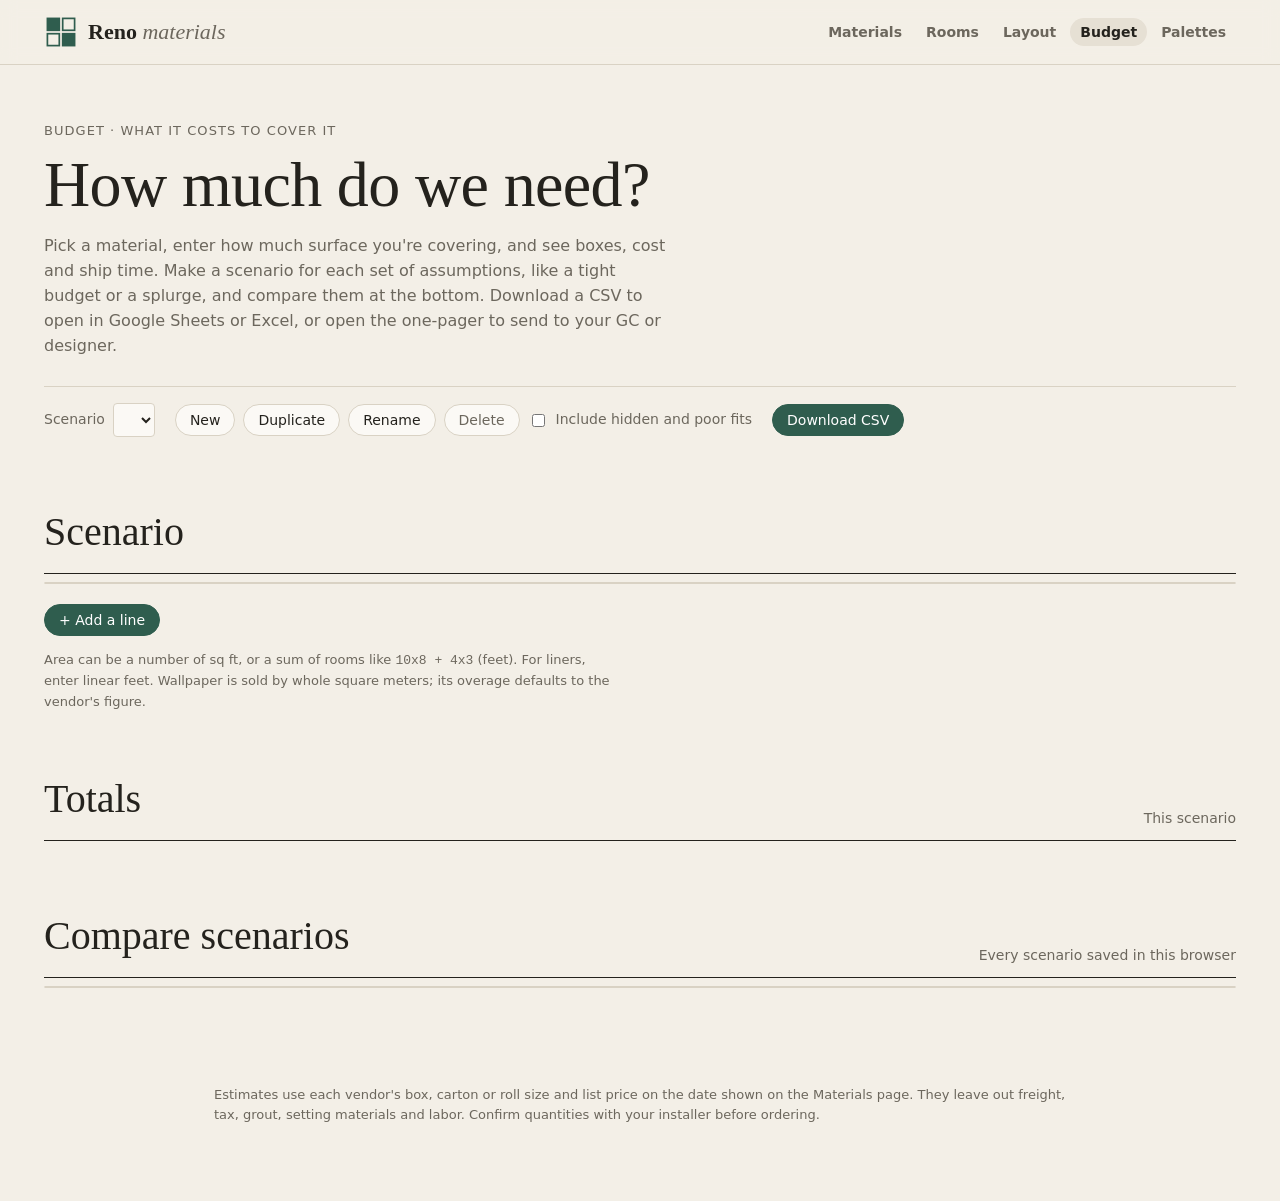
<file: budget.html>
<!doctype html>
<html lang="en">
<head>
<meta charset="utf-8">
<meta name="viewport" content="width=device-width,initial-scale=1">
<title>Budget · Materials Mood Board</title>
<link rel="icon" href="data:image/svg+xml,%3Csvg xmlns='http://www.w3.org/2000/svg' viewBox='0 0 32 32'%3E%3Crect x='2' y='2' width='13' height='13' fill='%232f5d4e'/%3E%3Crect x='17' y='17' width='13' height='13' fill='%232f5d4e'/%3E%3Crect x='17' y='2' width='13' height='13' fill='none' stroke='%232f5d4e' stroke-width='2'/%3E%3Crect x='2' y='17' width='13' height='13' fill='none' stroke='%232f5d4e' stroke-width='2'/%3E%3C/svg%3E">
<link rel="preconnect" href="https://api.fontshare.com">
<link href="https://api.fontshare.com/v2/css?f[]=gambetta@400,500,600&f[]=switzer@400,500,600&display=swap" rel="stylesheet">
<link rel="stylesheet" href="styles.css">
</head>
<body>
<header class="masthead">
  <div class="wrap masthead__row">
    <a class="brand" href="index.html" aria-label="Materials mood board">
      <svg viewBox="0 0 40 40" width="34" height="34" fill="none" aria-hidden="true">
        <rect x="3" y="3" width="16" height="16" fill="currentColor"/>
        <rect x="21" y="21" width="16" height="16" fill="currentColor"/>
        <rect x="22" y="4" width="14" height="14" stroke="currentColor" stroke-width="2"/>
        <rect x="4" y="22" width="14" height="14" stroke="currentColor" stroke-width="2"/>
      </svg>
      <span>Reno <em>materials</em></span>
    </a>
    <div class="masthead__nav">
      <nav class="pages" aria-label="Pages"><a href="index.html">Materials</a><a href="rooms.html">Rooms</a><a href="layout.html">Layout</a><a href="budget.html" aria-current="page">Budget</a><a href="palettes.html">Palettes</a></nav>
    </div>
  </div>
</header>

<main id="top">
  <section class="intro wrap">
    <p class="eyebrow">Budget · what it costs to cover it</p>
    <h1>How much do we need?</h1>
    <p class="lede">Pick a material, enter how much surface you're covering, and see boxes, cost and ship time. Make a scenario for each set of assumptions, like a tight budget or a splurge, and compare them at the bottom. Download a CSV to open in Google Sheets or Excel, or open the one-pager to send to your GC or designer.</p>
    <div class="toolbar">
      <label>Scenario <select id="scenario"></select></label>
      <span class="tools" id="editTools">
        <button class="btn" id="newScenario" type="button">New</button>
        <button class="btn" id="dupScenario" type="button">Duplicate</button>
        <button class="btn" id="renameScenario" type="button">Rename</button>
        <button class="btn btn--quiet" id="delScenario" type="button">Delete</button>
        <label class="poor"><input type="checkbox" id="showPoor"><span>Include hidden and poor fits</span></label>
      </span>
      <button class="btn btn--primary" id="csv" type="button">Download CSV</button>
      <span class="tools auth" id="authBar"></span>
    </div>
    <p class="notice" id="notice" hidden></p>
  </section>

  <section class="room" id="lines"><div class="wrap">
    <div class="room__head"><h2 id="scenarioName">Scenario</h2><span class="room__meta" id="scenarioMeta"></span></div>
    <div class="bud" id="budTable"></div>
    <button class="btn btn--primary" id="addLine" type="button">+ Add a line</button>
    <p class="bud__hint">Area can be a number of sq ft, or a sum of rooms like <code>10x8 + 4x3</code> (feet). For liners, enter linear feet. Wallpaper is sold by whole square meters; its overage defaults to the vendor's figure.</p>
  </div></section>

  <section class="room" id="totals"><div class="wrap">
    <div class="room__head"><h2>Totals</h2><span class="room__meta">This scenario</span></div>
    <div class="bud-totals" id="budTotals"></div>
  </div></section>

  <section class="room" id="compare"><div class="wrap">
    <div class="room__head"><h2>Compare scenarios</h2><span class="room__meta">Every scenario saved in this browser</span></div>
    <div class="bud" id="budCompare"></div>
  </div></section>
</main>

<footer class="wrap foot">
  <p>Estimates use each vendor's box, carton or roll size and list price on the date shown on the Materials page. They leave out freight, tax, grout, setting materials and labor. Confirm quantities with your installer before ordering.</p>
</footer>
<script src="supabase-config.js"></script>
<script src="budget-core.js"></script>
<script src="budget.js"></script>
</body>
</html>
</file>
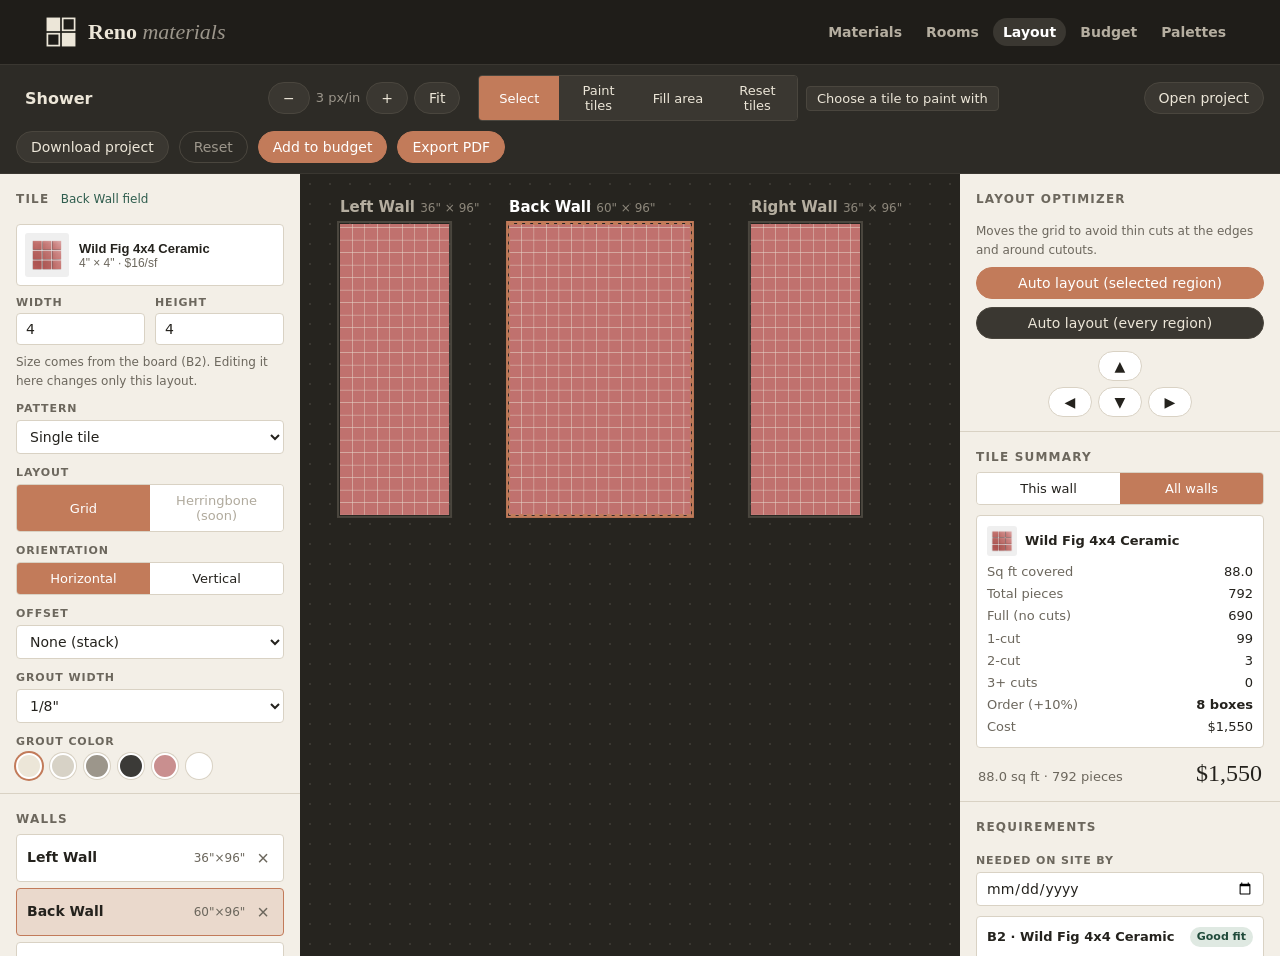
<file: layout.html>
<!doctype html>
<html lang="en">
<head>
<meta charset="utf-8">
<meta name="viewport" content="width=device-width,initial-scale=1">
<title>Layout · Materials Mood Board</title>
<link rel="icon" href="data:image/svg+xml,%3Csvg xmlns='http://www.w3.org/2000/svg' viewBox='0 0 32 32'%3E%3Crect x='2' y='2' width='13' height='13' fill='%232f5d4e'/%3E%3Crect x='17' y='17' width='13' height='13' fill='%232f5d4e'/%3E%3Crect x='17' y='2' width='13' height='13' fill='none' stroke='%232f5d4e' stroke-width='2'/%3E%3Crect x='2' y='17' width='13' height='13' fill='none' stroke='%232f5d4e' stroke-width='2'/%3E%3C/svg%3E">
<link rel="preconnect" href="https://api.fontshare.com">
<link href="https://api.fontshare.com/v2/css?f[]=gambetta@400,500,600&f[]=switzer@400,500,600&display=swap" rel="stylesheet">
<link rel="stylesheet" href="styles.css">
</head>
<body class="lay">
<header class="masthead">
  <div class="wrap masthead__row">
    <a class="brand" href="index.html" aria-label="Materials mood board">
      <svg viewBox="0 0 40 40" width="34" height="34" fill="none" aria-hidden="true"><rect x="3" y="3" width="16" height="16" fill="currentColor"/><rect x="21" y="21" width="16" height="16" fill="currentColor"/><rect x="22" y="4" width="14" height="14" stroke="currentColor" stroke-width="2"/><rect x="4" y="22" width="14" height="14" stroke="currentColor" stroke-width="2"/></svg>
      <span>Reno <em>materials</em></span>
    </a>
    <div class="masthead__nav">
      <nav class="pages" aria-label="Pages"><a href="index.html">Materials</a><a href="rooms.html">Rooms</a><a href="layout.html" aria-current="page">Layout</a><a href="budget.html">Budget</a><a href="palettes.html">Palettes</a></nav>
    </div>
  </div>
</header>

<div class="lay__bar">
  <input class="lay__name" id="projName" aria-label="Project name" value="Shower">
  <span class="lay__zoom"><button class="btn" id="zoomOut" type="button" aria-label="Zoom out">−</button><span id="zoomLbl"></span><button class="btn" id="zoomIn" type="button" aria-label="Zoom in">+</button><button class="btn" id="zoomFit" type="button">Fit</button></span>
  <span class="lay__tools" id="tools"></span>
  <span class="lay__spacer"></span>
  <button class="btn" id="openBtn" type="button">Open project</button>
  <button class="btn" id="saveBtn" type="button">Download project</button>
  <button class="btn btn--quiet" id="resetBtn" type="button">Reset</button>
  <button class="btn btn--primary" id="budgetBtn" type="button">Add to budget</button>
  <button class="btn btn--primary" id="pdfBtn" type="button">Export PDF</button>
  <input type="file" id="openFile" accept="application/json" hidden>
</div>

<main class="lay__main">
  <aside class="lay__left" id="left" aria-label="Tile and wall settings"></aside>
  <section class="lay__canvas" id="canvas" aria-label="Wall layout"><svg id="svg" xmlns="http://www.w3.org/2000/svg"></svg></section>
  <aside class="lay__right" id="right" aria-label="Summary and requirements"></aside>
</main>

<div class="lightbox lay__picker" id="picker" hidden>
  <div class="lay__pickbox" role="dialog" aria-label="Choose a tile">
    <div class="lay__pickhead"><input type="search" id="pickSearch" placeholder="Search the board" aria-label="Search tiles"><span id="pickKinds"></span><label class="poor"><input type="checkbox" id="pickPoor"><span>Include hidden and poor fits</span></label><button class="btn" id="pickClose" type="button">Close</button></div>
    <div class="lay__pickgrid" id="pickGrid"></div>
  </div>
</div>
<script src="layout-engine.js"></script>
<script src="layout.js"></script>
</body>
</html>
</file>
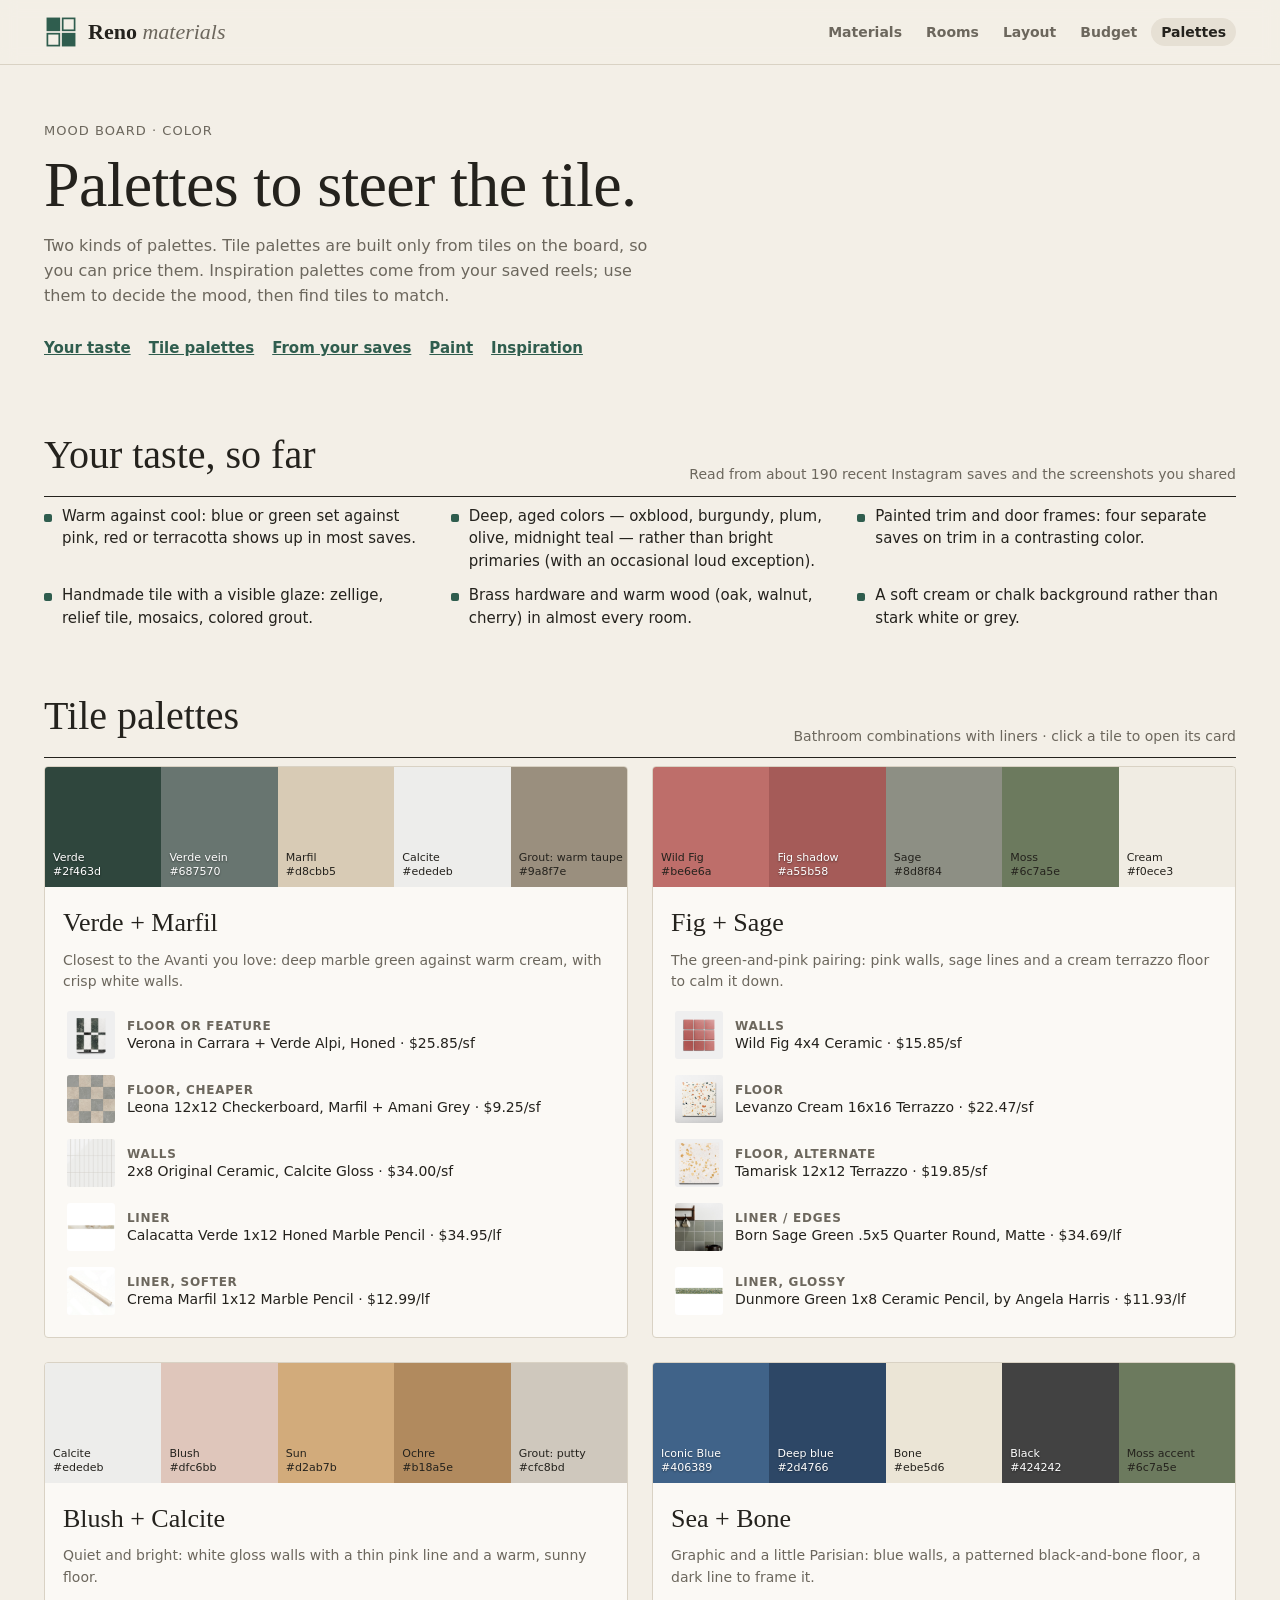
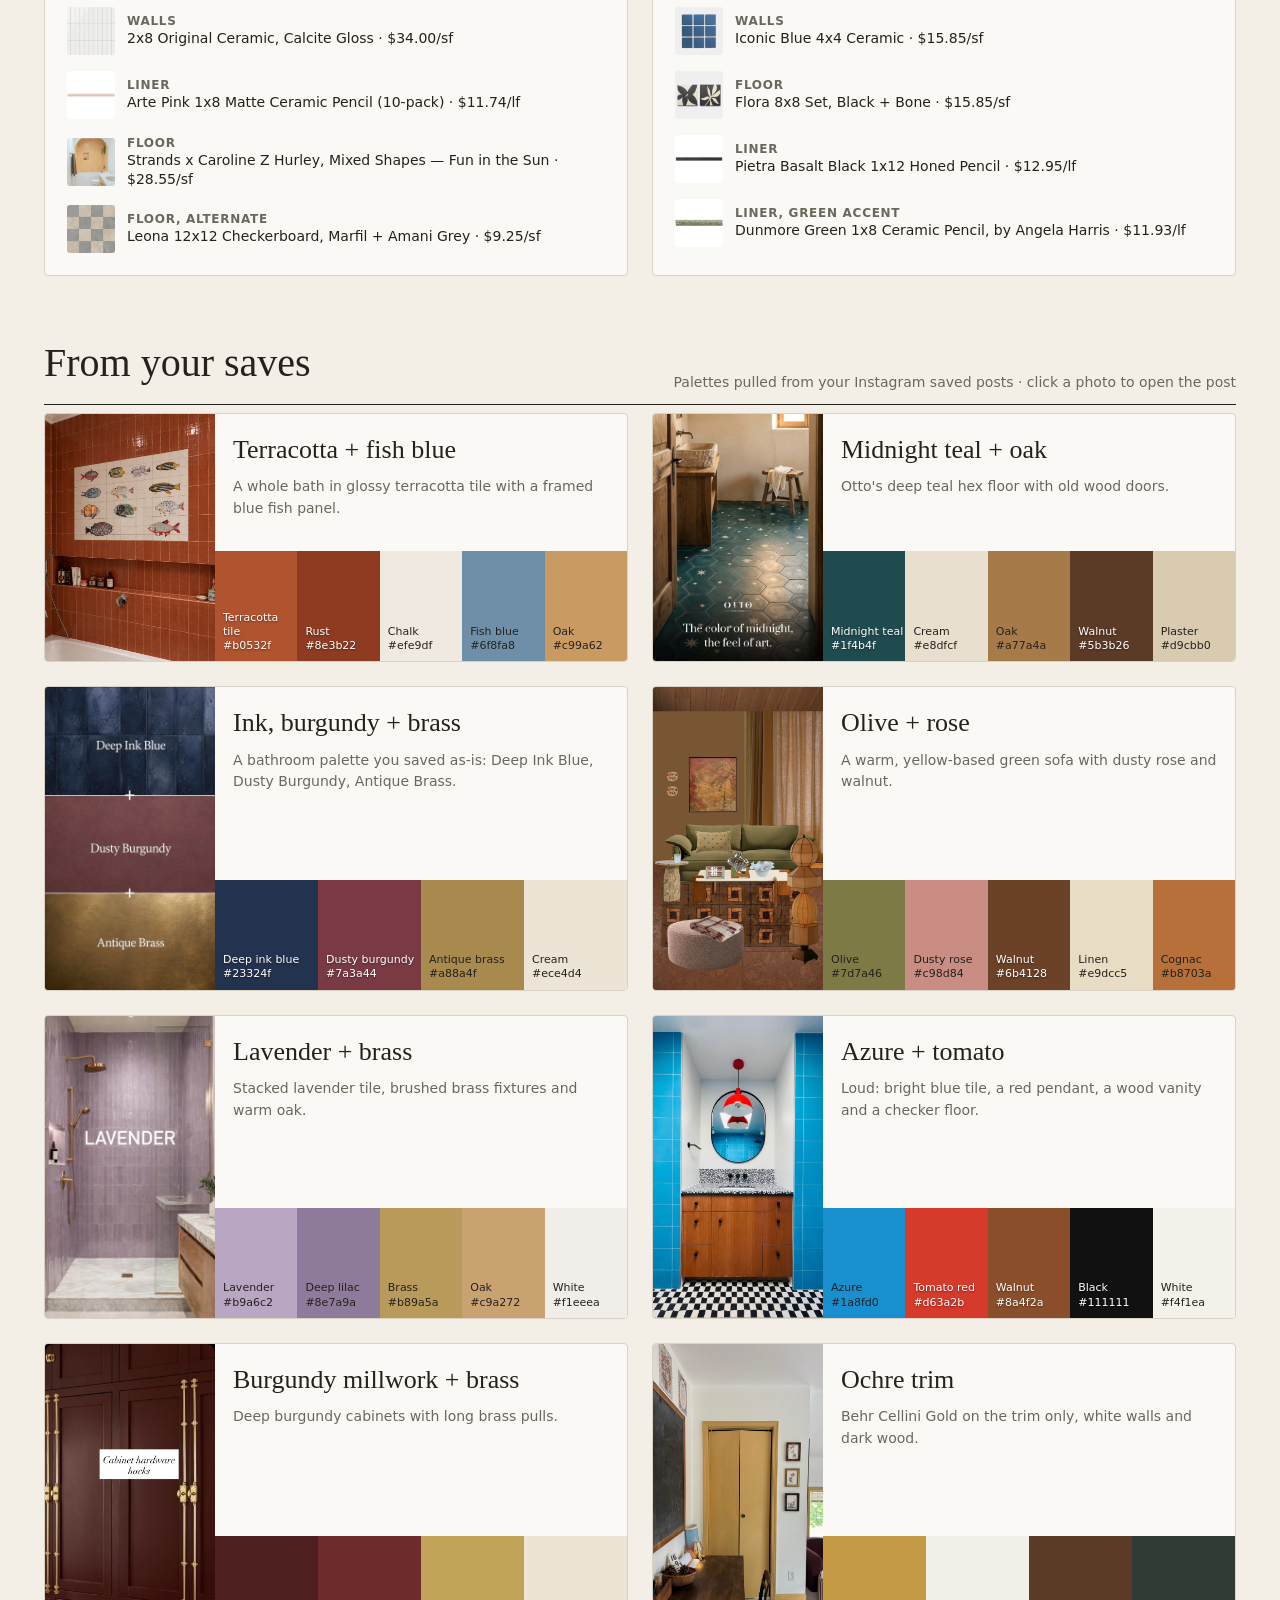
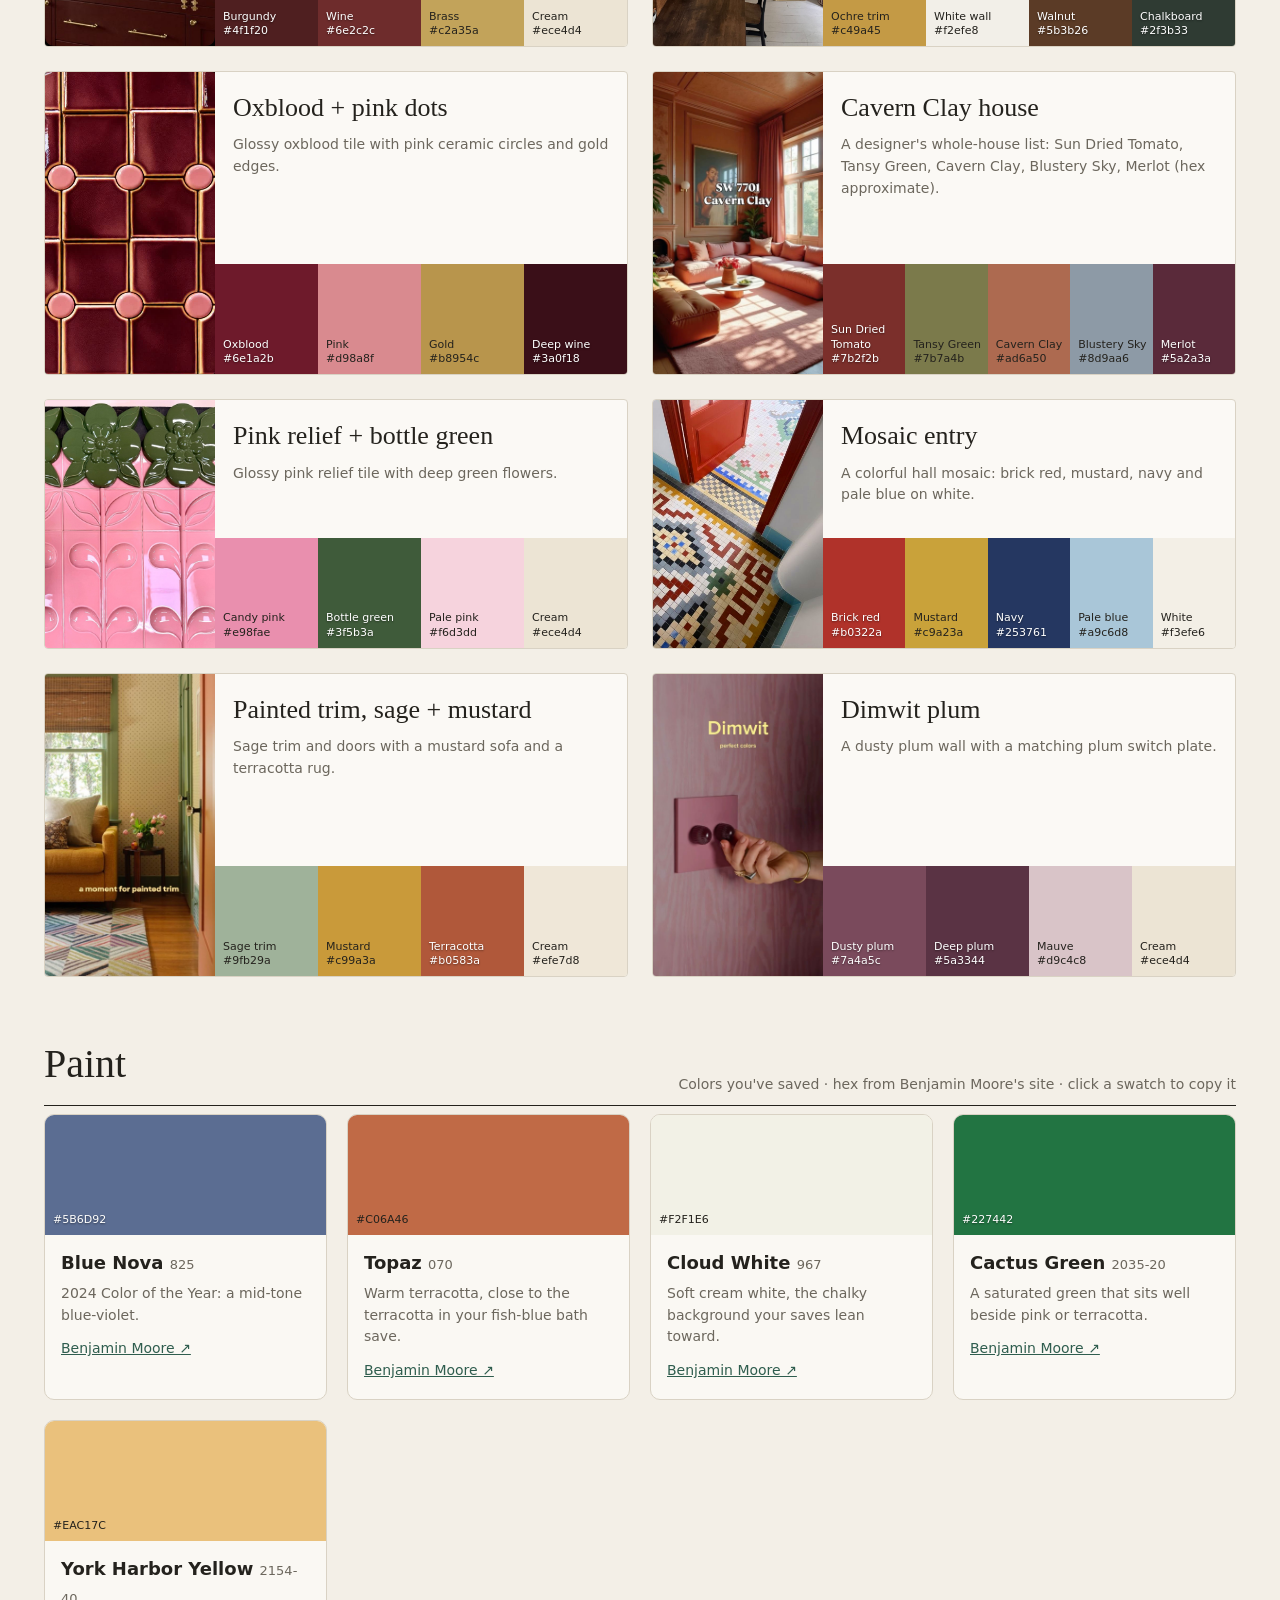
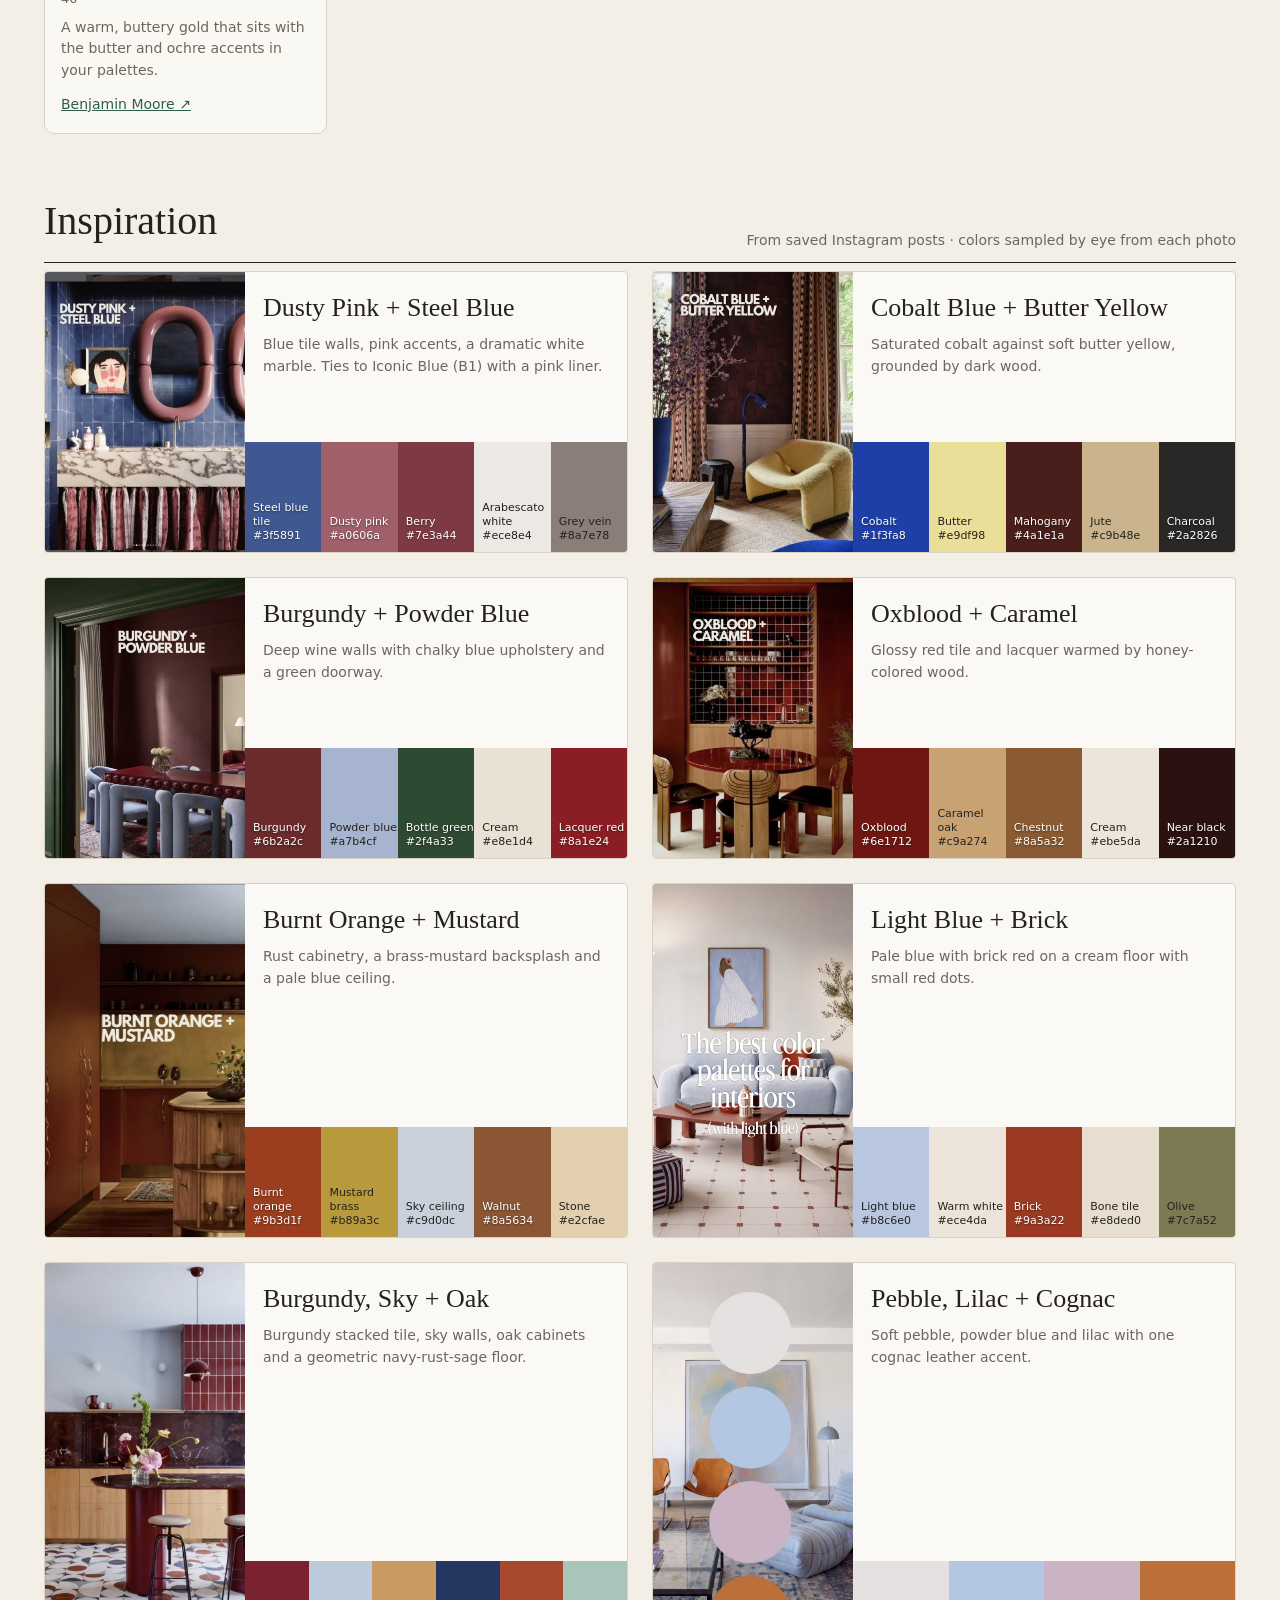
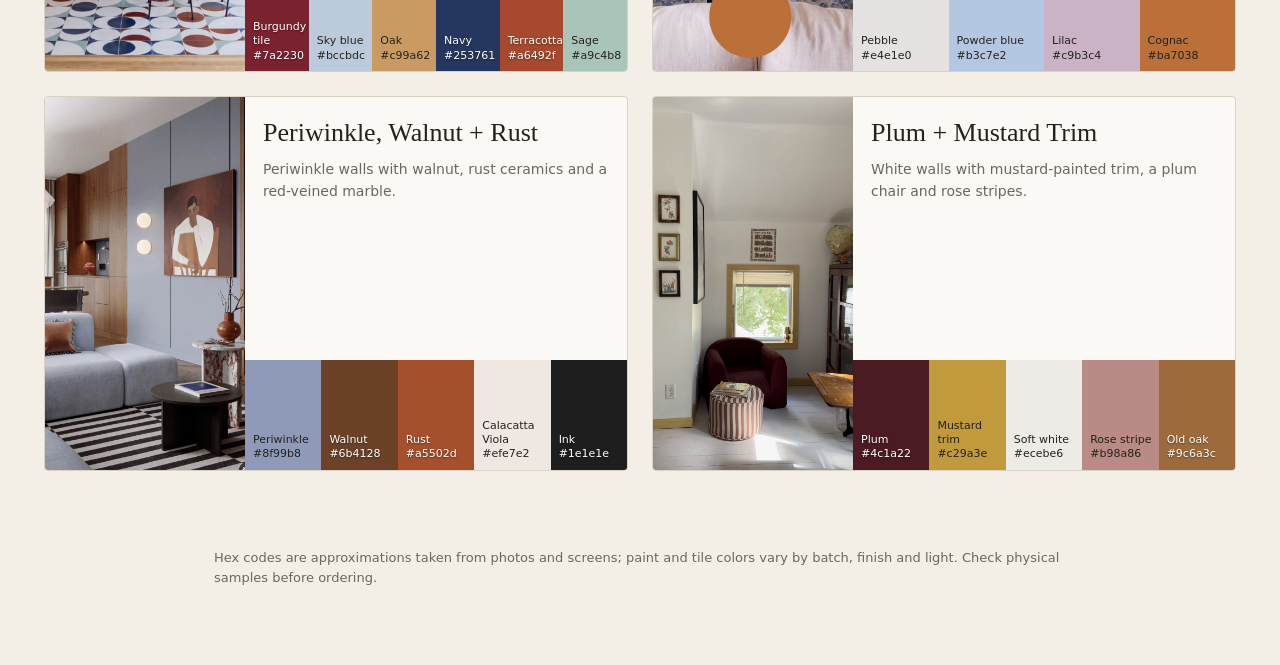
<file: palettes.html>
<!doctype html>
<html lang="en">
<head>
<meta charset="utf-8">
<meta name="viewport" content="width=device-width,initial-scale=1">
<title>Palettes · Materials Mood Board</title>
<link rel="icon" href="data:image/svg+xml,%3Csvg xmlns='http://www.w3.org/2000/svg' viewBox='0 0 32 32'%3E%3Crect x='2' y='2' width='13' height='13' fill='%232f5d4e'/%3E%3Crect x='17' y='17' width='13' height='13' fill='%232f5d4e'/%3E%3Crect x='17' y='2' width='13' height='13' fill='none' stroke='%232f5d4e' stroke-width='2'/%3E%3Crect x='2' y='17' width='13' height='13' fill='none' stroke='%232f5d4e' stroke-width='2'/%3E%3C/svg%3E">
<link rel="preconnect" href="https://api.fontshare.com">
<link href="https://api.fontshare.com/v2/css?f[]=gambetta@400,500,600&f[]=switzer@400,500,600&display=swap" rel="stylesheet">
<link rel="stylesheet" href="styles.css">
</head>
<body>
<header class="masthead">
  <div class="wrap masthead__row">
    <a class="brand" href="index.html" aria-label="Materials mood board">
      <svg viewBox="0 0 40 40" width="34" height="34" fill="none" aria-hidden="true">
        <rect x="3" y="3" width="16" height="16" fill="currentColor"/>
        <rect x="21" y="21" width="16" height="16" fill="currentColor"/>
        <rect x="22" y="4" width="14" height="14" stroke="currentColor" stroke-width="2"/>
        <rect x="4" y="22" width="14" height="14" stroke="currentColor" stroke-width="2"/>
      </svg>
      <span>Reno <em>materials</em></span>
    </a>
    <div class="masthead__nav">
      <nav class="pages" aria-label="Pages"><a href="index.html">Materials</a><a href="rooms.html">Rooms</a><a href="layout.html">Layout</a><a href="budget.html">Budget</a><a href="palettes.html" aria-current="page">Palettes</a></nav>
    </div>
  </div>
</header>

<main id="top">
  <section class="intro wrap">
    <p class="eyebrow">Mood board · color</p>
    <h1>Palettes to steer the tile.</h1>
    <p class="lede">Two kinds of palettes. Tile palettes are built only from tiles on the board, so you can price them. Inspiration palettes come from your saved reels; use them to decide the mood, then find tiles to match.</p>
    <nav class="jump" aria-label="Sections"><a href="#taste">Your taste</a><a href="#tile-palettes">Tile palettes</a><a href="#saved">From your saves</a><a href="#paint">Paint</a><a href="#inspiration">Inspiration</a></nav>
  </section>
  <section class="room" id="taste"><div class="wrap">
    <div class="room__head"><h2>Your taste, so far</h2><span class="room__meta">Read from about 190 recent Instagram saves and the screenshots you shared</span></div>
    <ul class="taste" id="taste-list"></ul>
  </div></section>
  <section class="room" id="tile-palettes"><div class="wrap">
    <div class="room__head"><h2>Tile palettes</h2><span class="room__meta">Bathroom combinations with liners · click a tile to open its card</span></div>
    <div class="palettes" id="tilePals"></div>
  </div></section>
  <section class="room" id="saved"><div class="wrap">
    <div class="room__head"><h2>From your saves</h2><span class="room__meta">Palettes pulled from your Instagram saved posts · click a photo to open the post</span></div>
    <div class="inspo inspo--saved" id="savedPals"></div>
  </div></section>
  <section class="room" id="paint"><div class="wrap">
    <div class="room__head"><h2>Paint</h2><span class="room__meta">Colors you've saved · hex from Benjamin Moore's site · click a swatch to copy it</span></div>
    <div class="paints" id="paintList"></div>
  </div></section>
  <section class="room" id="inspiration"><div class="wrap">
    <div class="room__head"><h2>Inspiration</h2><span class="room__meta">From saved Instagram posts · colors sampled by eye from each photo</span></div>
    <div class="inspo" id="inspoPals"></div>
  </div></section>
</main>
<div class="lightbox" id="lightbox" hidden>
  <button class="lightbox__close" id="lbClose" aria-label="Close">×</button>
  <img id="lbImg" alt="">
  <p id="lbCap"></p>
</div>
<footer class="wrap foot">
  <p>Hex codes are approximations taken from photos and screens; paint and tile colors vary by batch, finish and light. Check physical samples before ordering.</p>
</footer>
<script src="palettes.js"></script>
</body>
</html>
</file>
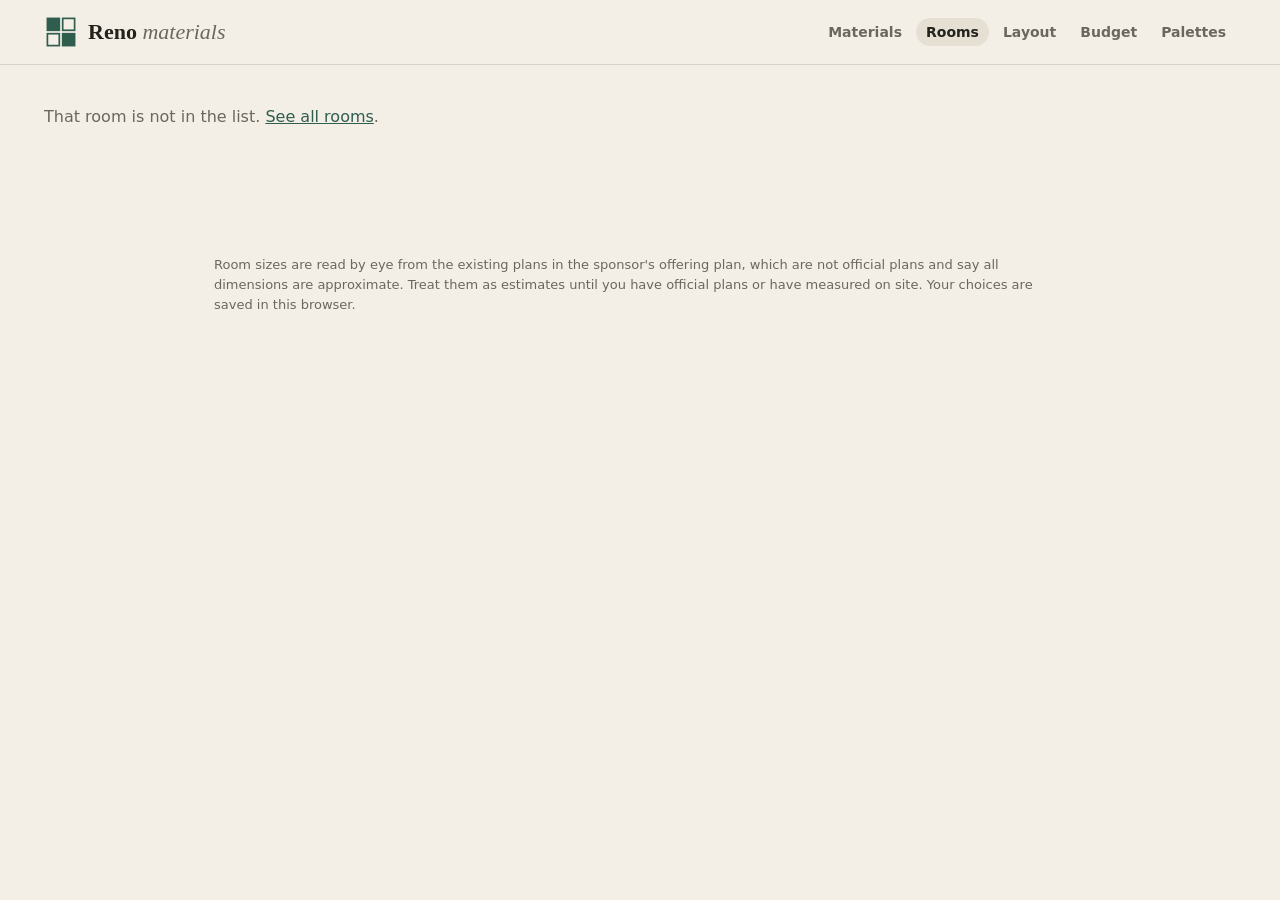
<file: room.html>
<!doctype html>
<html lang="en">
<head>
<meta charset="utf-8">
<meta name="viewport" content="width=device-width,initial-scale=1">
<title>Room · Materials Mood Board</title>
<link rel="icon" href="data:image/svg+xml,%3Csvg xmlns='http://www.w3.org/2000/svg' viewBox='0 0 32 32'%3E%3Crect x='2' y='2' width='13' height='13' fill='%232f5d4e'/%3E%3Crect x='17' y='17' width='13' height='13' fill='%232f5d4e'/%3E%3Crect x='17' y='2' width='13' height='13' fill='none' stroke='%232f5d4e' stroke-width='2'/%3E%3Crect x='2' y='17' width='13' height='13' fill='none' stroke='%232f5d4e' stroke-width='2'/%3E%3C/svg%3E">
<link rel="preconnect" href="https://api.fontshare.com">
<link href="https://api.fontshare.com/v2/css?f[]=gambetta@400,500,600&f[]=switzer@400,500,600&display=swap" rel="stylesheet">
<link rel="stylesheet" href="styles.css">
</head>
<body>
<header class="masthead">
  <div class="wrap masthead__row">
    <a class="brand" href="index.html" aria-label="Materials mood board">
      <svg viewBox="0 0 40 40" width="34" height="34" fill="none" aria-hidden="true"><rect x="3" y="3" width="16" height="16" fill="currentColor"/><rect x="21" y="21" width="16" height="16" fill="currentColor"/><rect x="22" y="4" width="14" height="14" stroke="currentColor" stroke-width="2"/><rect x="4" y="22" width="14" height="14" stroke="currentColor" stroke-width="2"/></svg>
      <span>Reno <em>materials</em></span>
    </a>
    <div class="masthead__nav">
      <nav class="pages" aria-label="Pages"><a href="index.html">Materials</a><a href="rooms.html" aria-current="page">Rooms</a><a href="layout.html">Layout</a><a href="budget.html">Budget</a><a href="palettes.html">Palettes</a></nav>
    </div>
  </div>
</header>
<main id="top"><div id="room" class="wrap room__page"><p class="op__loading">Loading…</p></div></main>
<footer class="wrap foot"><p>Room sizes are read by eye from the existing plans in the sponsor's offering plan, which are not official plans and say all dimensions are approximate. Treat them as estimates until you have official plans or have measured on site. Your choices are saved in this browser.</p></footer>
<script src="budget-core.js"></script>
<script src="rooms-core.js"></script>
<script src="fit-checks.js"></script>
<script src="picker.js"></script>
<script src="room.js"></script>
</body>
</html>
</file>
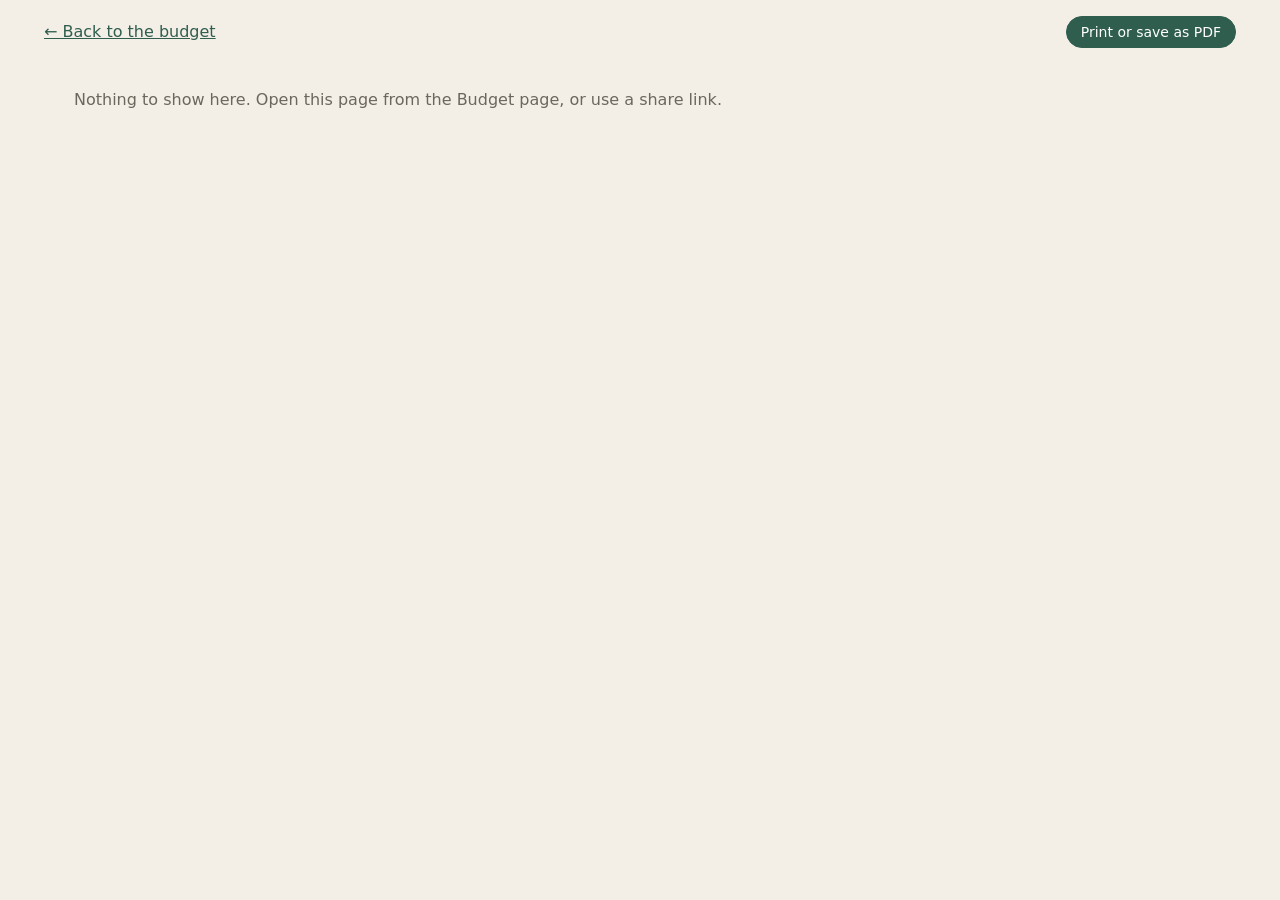
<file: summary.html>
<!doctype html>
<html lang="en">
<head>
<meta charset="utf-8">
<meta name="viewport" content="width=device-width,initial-scale=1">
<title>Materials list · Reno</title>
<link rel="icon" href="data:image/svg+xml,%3Csvg xmlns='http://www.w3.org/2000/svg' viewBox='0 0 32 32'%3E%3Crect x='2' y='2' width='13' height='13' fill='%232f5d4e'/%3E%3Crect x='17' y='17' width='13' height='13' fill='%232f5d4e'/%3E%3Crect x='17' y='2' width='13' height='13' fill='none' stroke='%232f5d4e' stroke-width='2'/%3E%3Crect x='2' y='17' width='13' height='13' fill='none' stroke='%232f5d4e' stroke-width='2'/%3E%3C/svg%3E">
<link rel="preconnect" href="https://api.fontshare.com">
<link href="https://api.fontshare.com/v2/css?f[]=gambetta@400,500,600&f[]=switzer@400,500,600&display=swap" rel="stylesheet">
<link rel="stylesheet" href="styles.css">
</head>
<body class="onepager">
<div class="op__bar wrap">
  <a href="budget.html">← Back to the budget</a>
  <button class="btn btn--primary" id="print" type="button">Print or save as PDF</button>
</div>
<main class="op" id="op">
  <p class="op__loading">Loading…</p>
</main>
<script src="supabase-config.js"></script>
<script src="budget-core.js"></script>
<script src="summary.js"></script>
</body>
</html>
</file>
<file: styles.css>
:root{
  --bg:#f3efe7; --surface:#fbf9f5; --ink:#24221d; --muted:#6c675d; --line:#d9d2c4;
  --accent:#2f5d4e; --accent-ink:#fff; --warn:#8a4a14; --warn-bg:#f6e6d3;
  --display:'Gambetta',Georgia,serif; --body:'Switzer',system-ui,sans-serif;
  --r:4px;
}
*{box-sizing:border-box}
html{scroll-behavior:smooth}
body{margin:0;background:var(--bg);color:var(--ink);font-family:var(--body);font-size:16px;line-height:1.55;-webkit-font-smoothing:antialiased}
img{display:block;max-width:100%}
a{color:var(--accent)}
.wrap{max-width:1240px;margin:0 auto;padding:0 24px}

.masthead{position:sticky;top:0;z-index:20;background:color-mix(in srgb,var(--bg) 92%,transparent);backdrop-filter:blur(8px);border-bottom:1px solid var(--line)}
.masthead__row{display:flex;align-items:center;justify-content:space-between;gap:16px;min-height:64px;flex-wrap:wrap;padding-top:8px;padding-bottom:8px}
.brand{display:flex;align-items:center;gap:10px;color:var(--accent);text-decoration:none;font-family:var(--display);font-size:22px;font-weight:600}
.brand span{color:var(--ink)} .brand em{font-weight:400;color:var(--muted)}
.filters{display:flex;gap:6px;flex-wrap:wrap}
.chip{font:500 14px var(--body);border:1px solid var(--line);background:var(--surface);color:var(--ink);padding:7px 14px;border-radius:999px;cursor:pointer;transition:background .15s,border-color .15s}
.chip:hover{border-color:var(--accent)}
.chip[aria-pressed="true"]{background:var(--accent);border-color:var(--accent);color:var(--accent-ink)}
.chip small{opacity:.7;margin-left:4px}

.intro{padding-top:56px;padding-bottom:24px}
.eyebrow{font-size:13px;letter-spacing:.08em;text-transform:uppercase;color:var(--muted);margin:0 0 10px}
h1{font-family:var(--display);font-weight:500;font-size:clamp(36px,5.5vw,64px);line-height:1.05;margin:0 0 16px;letter-spacing:-.01em}
.lede{max-width:62ch;color:var(--muted);margin:0 0 28px}
.toolbar{display:flex;align-items:center;gap:20px;flex-wrap:wrap;border-top:1px solid var(--line);padding-top:16px}
.toolbar label{font-size:14px;color:var(--muted);display:flex;gap:8px;align-items:center}
select{font:500 14px var(--body);padding:7px 10px;border:1px solid var(--line);border-radius:var(--r);background:var(--surface);color:var(--ink)}
.count{font-size:14px;color:var(--muted)}

.room{padding:40px 0 16px}
.room__head{display:flex;align-items:baseline;justify-content:space-between;gap:16px;border-bottom:1px solid var(--ink);padding-bottom:10px;margin-bottom:24px;flex-wrap:wrap}
.room__head h2{font-family:var(--display);font-weight:500;font-size:clamp(28px,3.4vw,40px);margin:0}
.room__meta{font-size:14px;color:var(--muted);font-variant-numeric:tabular-nums}

.grid{display:grid;grid-template-columns:repeat(auto-fill,minmax(290px,1fr));gap:28px 22px}
.card{position:relative;background:var(--surface);border:1px solid var(--line);border-radius:var(--r);overflow:hidden;display:flex;flex-direction:column}
.card__media{position:relative;aspect-ratio:1/1;background:#e7e1d5;cursor:zoom-in;overflow:hidden;border:0;padding:0;width:100%}
.card__media img{position:absolute;inset:0;width:100%;height:100%;object-fit:cover;transition:opacity .35s ease,transform .6s ease}
.card__media img.alt{opacity:0}
.card__media:hover img.alt,.card__media.show-alt img.alt{opacity:1}
.card__media:hover img{transform:scale(1.02)}
.tag{position:absolute;left:10px;top:10px;font:600 12px var(--body);letter-spacing:.03em;background:var(--surface);color:var(--ink);padding:4px 8px;border-radius:999px}
.tag--slow{background:var(--warn-bg);color:var(--warn)}
.hint{position:absolute;right:10px;bottom:10px;font:500 12px var(--body);background:rgba(36,34,29,.72);color:#fff;padding:3px 8px;border-radius:999px}
.card__body{padding:16px 18px 18px;display:flex;flex-direction:column;gap:10px;flex:1}
.vendor{font-size:12px;letter-spacing:.07em;text-transform:uppercase;color:var(--muted);margin:0}
.card h3{font-family:var(--body);font-weight:600;font-size:18px;line-height:1.3;margin:0}
.spec{font-size:14px;color:var(--muted);margin:0}
.price{display:flex;align-items:baseline;gap:8px;font-variant-numeric:tabular-nums;margin:2px 0 0}
.price strong{font-family:var(--display);font-weight:600;font-size:28px;line-height:1}
.price span{font-size:14px;color:var(--muted)}
dl{margin:0;display:grid;grid-template-columns:auto 1fr;gap:4px 12px;font-size:14px}
dt{color:var(--muted)} dd{margin:0}
.flags{list-style:none;margin:0;padding:0;display:flex;flex-direction:column;gap:6px}
.flags li{font-size:13px;line-height:1.4;padding:6px 10px;border-radius:var(--r);background:#ece7dc}
.flags li.bad{background:var(--warn-bg);color:var(--warn);font-weight:500}
.card__foot{margin-top:auto;padding-top:6px;display:flex;justify-content:space-between;align-items:center;font-size:14px;gap:8px}
.card__foot a{font-weight:600;text-decoration:none;border-bottom:1px solid currentColor}
.id{font-size:12px;color:var(--muted);font-variant-numeric:tabular-nums}

.lightbox{position:fixed;inset:0;background:rgba(20,19,16,.92);z-index:50;display:flex;flex-direction:column;align-items:center;justify-content:center;padding:24px}
.lightbox[hidden]{display:none}
.lightbox img{max-width:min(1100px,94vw);max-height:80vh;object-fit:contain}
.lightbox p{color:#e9e4da;font-size:14px;margin:14px 0 0;text-align:center}
.lightbox__close{position:absolute;top:14px;right:18px;background:none;border:0;color:#fff;font-size:36px;cursor:pointer;line-height:1}

.foot{padding-top:48px;padding-bottom:64px;color:var(--muted);font-size:13px;max-width:900px;margin-left:auto;margin-right:auto}

.card--liner .card__media{background:#f7f5f0}
.card--liner .card__media img{object-fit:contain;padding:18px}
.toolbar .poor{cursor:pointer}
.card.flash{outline:3px solid var(--accent);outline-offset:3px}
.card{scroll-margin-top:90px}
.palettes{display:grid;grid-template-columns:repeat(auto-fill,minmax(520px,1fr));gap:24px}
.pal{background:var(--surface);border:1px solid var(--line);border-radius:var(--r);overflow:hidden}
.pal__strip{display:flex;height:120px}
.pal__sw{flex:1;position:relative}
.pal__sw span{position:absolute;left:8px;bottom:8px;font:500 11px/1.3 var(--body);color:#fff;text-shadow:0 1px 2px rgba(0,0,0,.45);font-variant-numeric:tabular-nums}
.pal__sw.light span{color:#24221d;text-shadow:none}
.pal__body{padding:16px 18px 18px}
.pal__body h3{font-family:var(--display);font-weight:500;font-size:26px;margin:0 0 6px}
.pal__body p{margin:0 0 14px;color:var(--muted);font-size:14px}
.pal__picks{list-style:none;margin:0;padding:0;display:grid;gap:8px}
.pal__picks a{display:flex;align-items:center;gap:12px;text-decoration:none;color:var(--ink);padding:4px;border-radius:var(--r)}
.pal__picks a:hover{background:#efeae0}
.pal__picks img{width:48px;height:48px;object-fit:cover;border-radius:3px;flex:none;background:#eee}
.pal__picks span{font-size:14px;line-height:1.35}
.pal__picks strong{display:block;font-size:12px;letter-spacing:.06em;text-transform:uppercase;color:var(--muted);font-weight:600}
@media (max-width:640px){.palettes{grid-template-columns:1fr}.pal__strip{height:90px}}
@media (max-width:640px){.intro{padding-top:32px}.grid{grid-template-columns:1fr}}
@media (prefers-reduced-motion:reduce){*{transition:none!important;scroll-behavior:auto}}

/* Page nav + palettes page */
.masthead__nav{display:flex;align-items:center;gap:20px;flex-wrap:wrap;justify-content:flex-end}
.pages{display:flex;gap:4px;padding-right:16px;border-right:1px solid var(--line)}
.pages a{font:600 14px var(--body);color:var(--muted);text-decoration:none;padding:6px 10px;border-radius:999px}
.pages a[aria-current="page"]{color:var(--ink);background:#e6e0d4}
.pages a:hover{color:var(--ink)}
.jump{display:flex;gap:18px;margin-top:20px}
.jump a{color:var(--accent);font-weight:600;font-size:15px}
.pal__sw{border:0;padding:0;cursor:copy;font:inherit}
.pal__sw.copied::after{content:"Copied";position:absolute;top:8px;left:8px;font:600 11px var(--body);background:rgba(255,255,255,.9);color:#24221d;padding:2px 6px;border-radius:3px}
.inspo{display:grid;grid-template-columns:repeat(auto-fill,minmax(520px,1fr));gap:24px}
.pal--inspo{display:grid;grid-template-columns:200px 1fr}
.inspo__img{border:0;padding:0;background:#ddd;cursor:zoom-in;height:100%;min-height:280px}
.inspo__img img{width:100%;height:100%;object-fit:cover;display:block}
.inspo__side{display:flex;flex-direction:column;justify-content:space-between}
.pal--inspo .pal__strip{height:110px}
@media (max-width:640px){.inspo{grid-template-columns:1fr}.pal--inspo{grid-template-columns:120px 1fr}.pages{border-right:0;padding-right:0}}
.pal__sw{text-align:left}
.pages:only-child{border-right:0;padding-right:0}

/* Per-material palettes */
.pairs{margin-top:16px;padding-top:14px;border-top:1px solid var(--line);display:grid;gap:14px}
.pairs__h{margin:0;font:600 12px var(--body);letter-spacing:.08em;text-transform:uppercase;color:var(--muted)}
.pair__strip{display:flex;height:34px;border-radius:4px;overflow:hidden;box-shadow:inset 0 0 0 1px rgba(0,0,0,.06)}
.pair__sw{flex:1;border:0;padding:0;cursor:copy;position:relative}
.pair__sw:hover{flex:1.4;transition:flex .15s}
.pair__sw.copied::after{content:"Copied";position:absolute;inset:auto 0 0 0;font:600 10px var(--body);background:rgba(255,255,255,.85);color:#24221d;text-align:center}
.pair__name{margin:6px 0 0;font-size:14px}
.pair__name span{color:var(--muted);font-size:12px;margin-left:4px}
.pair__names{margin:2px 0 0;font-size:12px;color:var(--muted)}
.pair__why{margin:4px 0 0;font-size:13px;line-height:1.4}

.taste{margin:0;padding:0;list-style:none;display:grid;grid-template-columns:repeat(auto-fill,minmax(300px,1fr));gap:12px 28px}
.taste li{padding-left:18px;position:relative;font-size:15px;line-height:1.5}
.taste li::before{content:"";position:absolute;left:0;top:.6em;width:8px;height:8px;border-radius:2px;background:var(--accent)}
.inspo--saved .inspo__img{display:block;cursor:pointer}
.inspo--saved .pal--inspo{grid-template-columns:170px 1fr}
.inspo--saved .inspo__img{min-height:200px}

/* Uses, NYC+kids fit, nested liners */
.moved{margin:12px 0 0;font-size:13px;font-weight:600;color:var(--warn)}
.uses{display:flex;flex-wrap:wrap;gap:6px;align-items:center;margin-top:14px}
.uses span{font:600 12px var(--body);letter-spacing:.08em;text-transform:uppercase;color:var(--muted);margin-right:2px}
.uses em{font-style:normal;font-size:12px;padding:3px 8px;border-radius:999px;background:#e9e4d8;color:var(--ink)}
.fit{margin-top:12px;padding:10px 12px;border-radius:6px;border-left:4px solid}
.fit__h{margin:0 0 4px;font-size:13px}
.fit ul{margin:0;padding-left:18px;font-size:13px;line-height:1.45}
.fit--good{background:#e8efe9;border-color:#2f5d4e}
.fit--caution{background:#f5ecdc;border-color:#a8741a}
.fit--poor{background:#f6e3df;border-color:#a3392b}
.tag--poor{top:auto;bottom:12px;left:12px;background:#a3392b;color:#fff}
.liners{margin-top:16px;padding-top:14px;border-top:1px solid var(--line);display:grid;gap:8px}
.liner{display:flex;gap:10px;align-items:center;text-decoration:none;color:var(--ink);padding:4px;border-radius:6px}
.liner:hover{background:#efeae0}
.liner img{width:56px;height:40px;object-fit:contain;background:#f7f5f0;border-radius:3px;flex:none}
.liner span{font-size:12px;line-height:1.35;color:var(--muted)}
.liner strong{display:block;font-size:13px;color:var(--ink);font-weight:600}
.liner i{font-style:normal;color:var(--warn)}

.paints{display:grid;grid-template-columns:repeat(auto-fill,minmax(260px,1fr));gap:20px}
.paint{display:flex;flex-direction:column;background:#faf8f3;border:1px solid var(--line);border-radius:10px;overflow:hidden}
.paint__sw{flex:none;height:120px;width:100%;border:0;border-radius:0;cursor:pointer;display:flex;align-items:flex-end;justify-content:flex-start;padding:10px 12px;font-size:12px;color:#fff}
.paint__sw.light{color:#222}
.paint__body{padding:14px 16px 16px}
.paint__body h3{margin:0 0 6px;font-size:18px}
.paint__body h3 small{font-size:13px;color:var(--muted);font-weight:400}
.paint__body p{margin:0 0 10px;font-size:14px;color:var(--muted)}
.paint__body a{font-size:14px}

/* Budget page */
.btn{font:500 14px var(--body);border:1px solid var(--line);background:var(--surface);color:var(--ink);padding:7px 14px;border-radius:999px;cursor:pointer}
.btn:hover{border-color:var(--accent)}
.btn--primary{background:var(--accent);border-color:var(--accent);color:var(--accent-ink)}
.btn--quiet{color:var(--muted)}
.linkbtn{font:inherit;color:var(--accent);background:none;border:0;padding:0;cursor:pointer;text-decoration:underline}
.bud{background:var(--surface);border:1px solid var(--line);border-radius:var(--r);margin-bottom:20px}
.bud__row{display:grid;grid-template-columns:minmax(110px,1fr) minmax(220px,2.4fr) minmax(120px,1.1fr) 84px minmax(130px,1.2fr) 80px 32px;gap:12px;align-items:start;padding:14px 16px;border-top:1px solid var(--line)}
.bud__row:first-child{border-top:0}
.bud__row--head{font-size:12px;letter-spacing:.06em;text-transform:uppercase;color:var(--muted);padding-top:10px;padding-bottom:10px}
.bud__row input,.bud__row select{width:100%;font:500 14px var(--body);padding:7px 9px;border:1px solid var(--line);border-radius:var(--r);background:#fff;color:var(--ink)}
.bud__row small{display:block;color:var(--muted);font-size:12px;margin-top:2px}
.bud__over{display:flex;align-items:center;gap:4px}.bud__over small{margin:0}
.bud__order strong{font-size:14px}
.bud__cost{font:600 16px var(--display);text-align:right;padding-top:4px}
.bud__x{border:0;background:none;font-size:20px;line-height:1;color:var(--muted);cursor:pointer;padding:4px}
.bud__x:hover{color:#a3392b}
.bud__warn,.bud__ship{grid-column:1/-1;margin:-4px 0 0;font-size:13px}
.bud__warn{color:var(--warn)}.bud__ship{color:var(--muted)}
.bud__empty{padding:24px 16px;margin:0;color:var(--muted)}
.bud__hint{font-size:13px;color:var(--muted);margin:14px 0 0;max-width:70ch}
.bud__row--cmp{grid-template-columns:2fr 80px 140px 160px;align-items:center}
.bud__row--cmp .bud__cost{padding-top:0}
.bud__row--cmp.is-current{background:#f1eee5}
.bud-totals{display:grid;grid-template-columns:minmax(240px,1fr) 2fr;gap:24px;align-items:start}
.bud-total{background:var(--surface);border:1px solid var(--line);border-radius:var(--r);padding:20px}
.bud-total span{display:block;font-size:13px;color:var(--muted);letter-spacing:.06em;text-transform:uppercase}
.bud-total strong{display:block;font:500 44px/1.1 var(--display);margin:6px 0}
.bud-total small{color:var(--muted)}
.bud-areas{list-style:none;margin:0;padding:0;background:var(--surface);border:1px solid var(--line);border-radius:var(--r)}
.bud-areas li{display:flex;justify-content:space-between;padding:12px 16px;border-top:1px solid var(--line)}
.bud-areas li:first-child{border-top:0}
@media (max-width:900px){.bud__row{grid-template-columns:1fr 1fr}.bud__row--head{display:none}.bud-totals{grid-template-columns:1fr}.bud__row--cmp{grid-template-columns:1fr 60px 100px 100px}}

/* Fit rubric */
.rubric{padding-top:8px;padding-bottom:8px;scroll-margin-top:90px}
.rubric details{border:1px solid var(--line);border-radius:var(--r);background:var(--surface)}
.rubric summary{cursor:pointer;padding:12px 16px;font:600 14px var(--body)}
.rubric__body{padding:0 16px 16px;font-size:14px;color:var(--muted)}
.rubric__body p{margin:0 0 12px;max-width:80ch}
.rubric__grid{display:grid;grid-template-columns:1fr 1fr;gap:24px}
.rubric__grid h3{margin:0 0 6px;font:600 13px var(--body);letter-spacing:.06em;text-transform:uppercase;color:var(--ink)}
.rubric__grid ul{margin:0;padding-left:18px}.rubric__grid li{margin-bottom:6px}
.rubric__note{margin:12px 0 0;font-size:13px}
.fit__how{font-weight:400;font-size:12px;margin-left:6px}
@media (max-width:800px){.rubric__grid{grid-template-columns:1fr}}

.fit__why{margin-top:8px;font-size:12px}
.fit__why summary{cursor:pointer;color:var(--muted)}
.fit__why ul{list-style:none;margin:6px 0 0;padding:0}
.chk{display:flex;gap:6px;margin-bottom:3px}
.chk b{width:14px;flex:none;text-align:center}
.chk--good b{color:#2f5d4e}.chk--caution b{color:#8a4a14}.chk--poor b{color:#a3392b}

.xout{position:absolute;top:10px;right:10px;z-index:2;height:30px;padding:0 12px;border:0;border-radius:15px;background:rgba(255,255,255,.94);color:#24221d;font:600 13px/1 var(--body);cursor:pointer;opacity:0;transition:opacity .15s;box-shadow:0 1px 3px rgba(0,0,0,.25)}
.card:hover .xout,.xout:focus-visible,.xout.on{opacity:1}
.xout:hover{background:#a3392b;color:#fff}
@media (hover:none){.xout{opacity:1}}

[hidden]{display:none !important}
.tools{display:inline-flex;gap:8px;align-items:center;flex-wrap:wrap}
.auth{margin-left:auto}
.auth__note{font-size:13px;color:var(--muted)}
.signin{display:flex;gap:8px}
.signin input{font:500 14px var(--body);padding:7px 10px;border:1px solid var(--line);border-radius:var(--r);background:#fff;min-width:220px}
.notice{margin:14px 0 0;padding:10px 14px;background:var(--warn-bg);color:var(--warn);border-radius:var(--r);font-size:14px}
.bud__meta{grid-column:1/-1;display:flex;gap:16px;flex-wrap:wrap;align-items:center;font-size:13px;color:var(--muted)}
.bud__meta label{display:flex;gap:8px;align-items:center}
.bud__meta .bud__note{flex:1;min-width:240px}
.bud__meta .bud__note input{flex:1;width:auto}
.bud__meta select{width:auto}
.bud__row input:disabled,.bud__row select:disabled{background:transparent;border-color:transparent;color:var(--ink);opacity:1;-webkit-text-fill-color:var(--ink)}

/* One-pager */
.op__bar{display:flex;justify-content:space-between;align-items:center;padding-top:16px;padding-bottom:8px}
.op{max-width:1180px;margin:0 auto;padding:16px 24px 48px}
.op__loading{color:var(--muted)}
.op__head{display:flex;justify-content:space-between;align-items:flex-end;gap:24px;flex-wrap:wrap;border-bottom:2px solid var(--ink);padding-bottom:12px;margin-bottom:12px}
.op__head h1{font-size:34px;margin:0}
.op__head .eyebrow{margin:0 0 4px}
.op__stats{display:flex;gap:28px;margin:0}
.op__stats dt{font-size:11px;letter-spacing:.06em;text-transform:uppercase;color:var(--muted)}
.op__stats dd{margin:0;font:500 20px var(--display)}
.op__table{width:100%;border-collapse:collapse;font-size:13px}
.op__table th{text-align:left;font-size:11px;letter-spacing:.05em;text-transform:uppercase;color:var(--muted);padding:6px 8px;border-bottom:1px solid var(--ink)}
.op__table td{padding:8px;border-bottom:1px solid var(--line);vertical-align:top}
.op__table small{display:block;color:var(--muted);font-size:11.5px;margin-top:1px}
.op__table .num{text-align:right;white-space:nowrap}
.op__table tfoot td{font-weight:600;border-bottom:0;border-top:2px solid var(--ink);padding-top:10px}
.op__table a{color:inherit;text-decoration:none}
.op__thumb img{width:44px;height:44px;object-fit:cover;border-radius:3px}
.op__note{min-width:120px}
.op__fit{display:inline-block;font-size:11px;font-weight:600;padding:1px 7px;border-radius:999px;margin-bottom:2px}
.op__fit--good{background:#dfe9e2;color:#1f4a3a}.op__fit--caution{background:#f6e6d3;color:#8a4a14}.op__fit--poor{background:#f3d9d3;color:#a3392b}
.op__confirm{margin-top:16px}
.op__confirm h2{font:600 13px var(--body);letter-spacing:.06em;text-transform:uppercase;margin:0 0 6px}
.op__confirm ul{margin:0;padding-left:18px;columns:2;column-gap:32px;font-size:12.5px}
.op__confirm li{break-inside:avoid;margin-bottom:3px}
.op__foot{margin-top:14px;font-size:11.5px;color:var(--muted)}
@media print{
  @page{size:landscape;margin:12mm}
  body.onepager{background:#fff;font-size:11px}
  .op__bar,.masthead{display:none}
  .op{padding:0;max-width:none}
  .op__head h1{font-size:26px}
  .op__table{font-size:10.5px}
  .op__thumb img{width:34px;height:34px}
  .op__table tr{break-inside:avoid}
}

/* Layout page */
body.lay{background:#26241f;color:#ece6d8}
.lay .masthead{background:#1f1d19;border-color:#3a3731}
.lay .brand,.lay .brand span{color:#ece6d8}.lay .brand em{color:#9c968b}
.lay .pages a{color:#b5aea0}.lay .pages a[aria-current="page"]{background:#3a3731;color:#fff}
.lay__bar{display:flex;gap:10px;align-items:center;padding:10px 16px;background:#2d2b26;border-bottom:1px solid #3a3731;flex-wrap:wrap}
.lay__name{font:600 16px var(--body);background:transparent;border:1px solid transparent;color:#ece6d8;padding:6px 8px;border-radius:var(--r);min-width:200px}
.lay__name:hover,.lay__name:focus{border-color:#4a463e;background:#26241f}
.lay__spacer{flex:1}
.lay__zoom{display:inline-flex;align-items:center;gap:6px;color:#9c968b;font-size:13px}
.lay .btn{background:#3a3731;color:#ece6d8;border-color:#4a463e}
.lay .btn:hover{border-color:#c98f6a}
.lay .btn--primary{background:#c27b5a;border-color:#c27b5a;color:#fff}
.lay .btn--quiet{background:transparent;color:#9c968b}
.lay__main{display:grid;grid-template-columns:300px 1fr 320px;height:calc(100vh - 118px);min-height:560px}
.lay__left,.lay__right{overflow-y:auto;background:#f3efe7;color:var(--ink);padding:0 0 40px}
.lay__canvas{overflow:auto;background:#26241f;background-image:radial-gradient(#3a3731 1px,transparent 1px);background-size:20px 20px}
.lay__canvas svg{display:block}
.lay__h{font:600 12px var(--body);letter-spacing:.1em;text-transform:uppercase;color:var(--muted);margin:0;padding:18px 16px 8px;border-top:1px solid var(--line)}
.lay__h:first-child{border-top:0}.lay__h small{font:500 12px var(--body);text-transform:none;letter-spacing:0;color:var(--accent);margin-left:6px}
.lay__sec{padding:0 16px 14px}
.lay__lbl{display:block;font:600 11px var(--body);letter-spacing:.08em;text-transform:uppercase;color:var(--muted);margin:12px 0 5px}
.lay__sec select,.lay__sec input:not([type=checkbox]),.lay__right input:not([type=checkbox]){width:100%;font:500 14px var(--body);padding:7px 9px;border:1px solid var(--line);border-radius:var(--r);background:#fff;color:var(--ink)}
.lay__row{display:grid;grid-template-columns:1fr 1fr;gap:10px;margin-top:10px}
.lay__row label{font:600 11px var(--body);letter-spacing:.08em;text-transform:uppercase;color:var(--muted)}
.lay__row label span{display:block;margin-top:4px}
.lay__hint{font-size:12px;color:var(--muted);margin:8px 0 0}
.lay__seg{display:flex;border:1px solid var(--line);border-radius:var(--r);overflow:hidden}
.lay__seg button{flex:1;padding:8px;font:500 13px var(--body);background:#fff;border:0;cursor:pointer;color:var(--ink)}
.lay__seg button.on{background:#c27b5a;color:#fff}.lay__seg button:disabled{color:#b0aa9d;cursor:not-allowed}
.lay__tile{display:flex;gap:10px;align-items:center;width:100%;text-align:left;background:#fff;border:1px solid var(--line);border-radius:var(--r);padding:8px;cursor:pointer;margin-top:10px}
.lay__tile img{width:44px;height:44px;object-fit:cover;border-radius:3px}.lay__tile span{font-size:12px;color:var(--muted)}.lay__tile strong{display:block;font-size:13px;color:var(--ink)}
.lay__swatches{display:flex;gap:8px}.lay__swatches button{width:26px;height:26px;border-radius:50%;border:2px solid #fff;box-shadow:0 0 0 1px var(--line);cursor:pointer}.lay__swatches button.on{box-shadow:0 0 0 2px #c27b5a}
.lay__wall{display:flex;justify-content:space-between;align-items:center;gap:8px;padding:9px 10px;border:1px solid var(--line);border-radius:var(--r);margin-bottom:6px;background:#fff;cursor:pointer;font-size:14px}
.lay__wall.on{background:#ead9cc;border-color:#c27b5a}.lay__wall span{margin-left:auto;font-size:12px;color:var(--muted)}
.lay__btns{display:flex;flex-wrap:wrap;gap:6px}
.lay__btns .btn{background:#fff;color:var(--ink);border-color:var(--line);font-size:13px;padding:6px 10px}
.lay__items{margin-top:10px}.lay__item{display:flex;gap:6px;align-items:center;padding:7px 9px;border-radius:var(--r);font-size:13px;cursor:pointer;border:1px solid transparent}
.lay__item span{margin-left:auto;color:var(--muted);font-size:12px}.lay__item.on{background:#ead9cc;border-color:#c27b5a}
.lay__wide{width:100%;margin-top:8px;justify-content:center}
.lay__nudge{display:grid;grid-template-columns:repeat(3,44px);gap:6px;justify-content:center;margin-top:12px}
.lay__nudge .btn{padding:6px;background:#fff;color:var(--ink);border-color:var(--line)}
.lay__sum{border:1px solid var(--line);border-radius:var(--r);background:#fff;padding:10px;margin-top:10px}
.lay__sumh{display:flex;gap:8px;align-items:center;margin-bottom:6px}.lay__sumh img{width:30px;height:30px;object-fit:cover;border-radius:3px}.lay__sumh strong{font-size:13px}
.lay__sum dl{display:grid;grid-template-columns:1fr auto;gap:2px 10px;margin:0;font-size:13px}.lay__sum dt{color:var(--muted)}.lay__sum dd{margin:0;text-align:right;font-variant-numeric:tabular-nums}
.lay__total{display:flex;justify-content:space-between;align-items:baseline;padding:12px 2px 0;font-size:13px;color:var(--muted)}.lay__total strong{font:500 24px var(--display);color:var(--ink)}
.lay__req{border:1px solid var(--line);border-radius:var(--r);background:#fff;padding:10px;margin-top:10px}
.lay__reqh{display:flex;justify-content:space-between;gap:8px;align-items:flex-start}.lay__reqh strong{font-size:13px}
.lay__req ul,.lay__todo{list-style:none;margin:6px 0;padding:0;font-size:12.5px}
.lay__todo li{display:flex;justify-content:space-between;gap:8px;align-items:center;padding:3px 0}.lay__todo label{display:flex;gap:6px;align-items:flex-start}
.lay__reqform{display:flex;gap:6px;margin-top:8px}.lay__reqform .btn{background:#fff;color:var(--ink);border-color:var(--line)}
.lay__chips{display:flex;flex-wrap:wrap;gap:6px;margin-top:8px}.lay__chips .chip{font-size:12px;padding:4px 10px}
.lay__wlabel{fill:#b5aea0;font:600 15px var(--body)}.lay__wlabel.on{fill:#fff}.lay__wlabel .dim{font-weight:400;font-size:12px;fill:#8d877b}
.lay__frame{fill:none;stroke:#4a463e;stroke-width:2}.lay__frame.on{stroke:#c27b5a}
.lay__sel{fill:none;stroke:#c27b5a;stroke-width:2;stroke-dasharray:5 3;pointer-events:none}
.lay__niche{fill:#34312b}.lay__window{fill:#7f9fb2}
.lay__handle{fill:#c27b5a;stroke:#fff;stroke-width:1.5;cursor:nesw-resize}
svg [data-r],svg [data-c]{cursor:grab}
.lay__picker{align-items:flex-start;padding:5vh 16px}
.lay__pickbox{background:#f3efe7;border-radius:8px;max-width:1100px;width:100%;max-height:90vh;display:flex;flex-direction:column;overflow:hidden;color:var(--ink)}
.lay__pickhead{display:flex;gap:10px;align-items:center;padding:12px 16px;border-bottom:1px solid var(--line);flex-wrap:wrap}.lay__pickhead input[type=search]{flex:1;min-width:200px;font:500 14px var(--body);padding:8px 10px;border:1px solid var(--line);border-radius:var(--r)}
.lay__pickhead .btn{background:#fff;color:var(--ink);border-color:var(--line)}
.lay__pickgrid{display:grid;grid-template-columns:repeat(auto-fill,minmax(180px,1fr));gap:12px;padding:16px;overflow-y:auto}
.lay__pick{display:flex;flex-direction:column;gap:4px;text-align:left;background:#fff;border:1px solid var(--line);border-radius:var(--r);padding:8px;cursor:pointer;font:inherit;color:var(--ink)}
.lay__pick:hover{border-color:#c27b5a}.lay__pick img{width:100%;aspect-ratio:1;object-fit:cover;border-radius:3px}.lay__pick strong{font-size:13px}.lay__pick span{font-size:11.5px;color:var(--muted)}
.lay__pickhead .chip[aria-pressed=true]{background:#c27b5a;border-color:#c27b5a;color:#fff}
@media (max-width:1000px){.lay__main{grid-template-columns:1fr;height:auto}.lay__canvas{min-height:60vh}}
@media print{
  body.lay{background:#fff;color:#000}
  .lay .masthead,.lay__bar,.lay__left{display:none}
  .lay__main{display:block;height:auto}
  .lay__canvas{background:#fff;overflow:visible;padding:0}.lay__wlabel,.lay__wlabel.on{fill:#222}.lay__frame,.lay__frame.on{stroke:#999}.lay__sel,.lay__handle{display:none}
  .lay__right{overflow:visible;padding:0;background:#fff;columns:2}.lay__right .lay__sec button,.lay__right .lay__nudge,.lay__right #reqForm,.lay__right .lay__chips,.lay__right h3:first-child,.lay__right h3:first-child+.lay__sec{display:none}
  @page{size:landscape;margin:10mm}
}

.lay__tools{display:inline-flex;gap:8px;align-items:center;margin-left:8px}
.lay__seg--bar{border-color:#4a463e}.lay__seg--bar button{background:#3a3731;color:#ece6d8;padding:7px 12px}.lay__seg--bar button.on{background:#c27b5a;color:#fff}
.lay__brush{display:inline-flex;align-items:center;gap:8px;background:#3a3731;color:#ece6d8;border:1px solid #4a463e;border-radius:var(--r);padding:4px 10px;cursor:pointer;font:500 13px var(--body)}
.lay__brush img{width:26px;height:26px;object-fit:cover;border-radius:3px}.lay__brush small{color:#9c968b}
.lay__msg{font-size:13px;color:#e7b08a;max-width:420px}
.lay__canvas.painting svg,.lay__canvas.painting svg [data-r],.lay__canvas.painting svg [data-c]{cursor:crosshair}
.lay__painted{stroke:#c27b5a;stroke-width:.6}
.lay__marquee{fill:rgba(194,123,90,.18);stroke:#c27b5a;stroke-width:1.5;stroke-dasharray:5 3;pointer-events:none}

/* Rooms */
.rooms__source{font-size:13px;color:var(--muted);max-width:70ch;margin:-12px 0 24px}
.rooms__grid{display:grid;grid-template-columns:repeat(auto-fill,minmax(320px,1fr));gap:20px}
.rooms__card{display:flex;flex-direction:column;background:var(--surface);border:1px solid var(--line);border-radius:var(--r);overflow:hidden;color:inherit;text-decoration:none}
.rooms__card:hover{border-color:var(--accent)}
.rooms__plan{background:#fff;display:flex;justify-content:center;align-items:center;min-height:160px;overflow:hidden;color:var(--muted);font-size:13px;padding:10px}
.rooms__crop{position:relative;background-repeat:no-repeat;max-width:100%}
.rooms__hl{position:absolute;border:2px solid #c27b5a;background:rgba(194,123,90,.16);border-radius:2px;pointer-events:none}
.rooms__body{padding:14px 16px 16px}.rooms__body h3{margin:0 0 4px;font:500 22px var(--display)}.rooms__body p{margin:0;font-size:14px;color:var(--muted)}
.rooms__stat{margin-top:8px !important;color:var(--ink) !important}
.rooms__thumbs{display:flex;gap:6px;margin-top:10px}.rooms__thumbs img{width:34px;height:34px;object-fit:cover;border-radius:3px;border:1px solid var(--line)}
.rooms__total{display:flex;justify-content:space-between;align-items:baseline;border-top:2px solid var(--ink);padding-top:14px;color:var(--muted)}.rooms__total strong{font:500 30px var(--display);color:var(--ink)}
.room__page{padding-top:24px;padding-bottom:48px}
.room__crumb{font-size:14px;color:var(--muted);margin:0 0 6px}.room__crumb a{color:var(--accent)}
.room__head{display:flex;justify-content:space-between;align-items:flex-end;gap:24px;flex-wrap:wrap;margin-bottom:8px}.room__head h1{margin:0}
.room__stats{display:flex;gap:28px}.room__stats span{display:block;font-size:11px;letter-spacing:.06em;text-transform:uppercase;color:var(--muted)}.room__stats strong{font:500 22px var(--display)}
.room__top{display:grid;grid-template-columns:minmax(0,1fr) minmax(0,1fr);gap:20px;margin-bottom:20px}
.room__card{background:var(--surface);border:1px solid var(--line);border-radius:var(--r);padding:18px 20px;margin-bottom:20px}.room__top .room__card{margin-bottom:0}
.room__card h2{font:500 24px var(--display);margin:0 0 10px}
.room__wide{display:block}
.room__sechead{display:flex;justify-content:space-between;align-items:baseline;gap:12px;margin-bottom:8px}.room__sechead h2{margin:0}.room__sechead span{color:var(--muted);font-size:14px}
.room__hint{font-size:13px;color:var(--muted);margin:6px 0}
.room__crop{border:1px solid var(--line);background-color:#fff;margin:0 auto 10px}
.room__whole summary{cursor:pointer;font-size:13px;color:var(--accent)}.room__full{position:relative;margin:10px auto 0;border:1px solid var(--line);background-repeat:no-repeat}
.room__card input:not([type=checkbox]),.room__card select,.room__card textarea{font:500 14px var(--body);padding:7px 9px;border:1px solid var(--line);border-radius:var(--r);background:#fff;color:var(--ink);width:100%}
.room__card input:disabled{background:transparent;border-color:transparent}
.room__lines{display:flex;flex-direction:column;gap:10px}
.room__line{display:grid;grid-template-columns:150px minmax(240px,2fr) 110px 100px minmax(110px,1fr) 28px;gap:10px;align-items:center;padding:10px;border:1px solid var(--line);border-radius:var(--r);background:#fff}
.room__pick{margin-top:0;background:#faf8f3}
.room__qty{display:flex;align-items:center;gap:6px}.room__qty small,.room__order small{color:var(--muted);font-size:12px;white-space:nowrap}
.room__order strong{display:block;font-size:14px}
.room__add{display:flex;flex-wrap:wrap;gap:8px;align-items:center;margin-top:12px}.room__add .lay__lbl{margin:0 6px 0 0}
.room__actions{margin-top:14px;justify-content:flex-start}
.room__laysum{margin:8px 0 12px;padding-left:18px;font-size:14px}
.room__date{width:auto !important}
.room__card .lay__req{border:1px solid var(--line);border-radius:var(--r);background:#fff;padding:10px;margin-top:10px}
.room__card .lay__reqform{margin-top:8px}.room__card .lay__chips{margin-top:8px}
@media (max-width:900px){.room__top{grid-template-columns:1fr}.room__line{grid-template-columns:1fr 1fr}}

.room__warn{background:var(--warn-bg);color:var(--warn);border-radius:var(--r);padding:8px 10px;font-size:13px;margin:8px 0}
.rooms__src{font-size:11px;font-weight:600;padding:1px 7px;border-radius:999px;background:#f6e6d3;color:#8a4a14}
.rooms__src--official{background:#dfe9e2;color:#1f4a3a}.rooms__src--measured{background:#dfe9e2;color:#1f4a3a}
.rooms__new{font:600 11px var(--body);letter-spacing:.04em;text-transform:uppercase;background:#c27b5a;color:#fff;border-radius:999px;padding:2px 8px;vertical-align:middle}
.rooms__src--placeholder{background:#e7e1d5;color:#6c675d}
</file>
